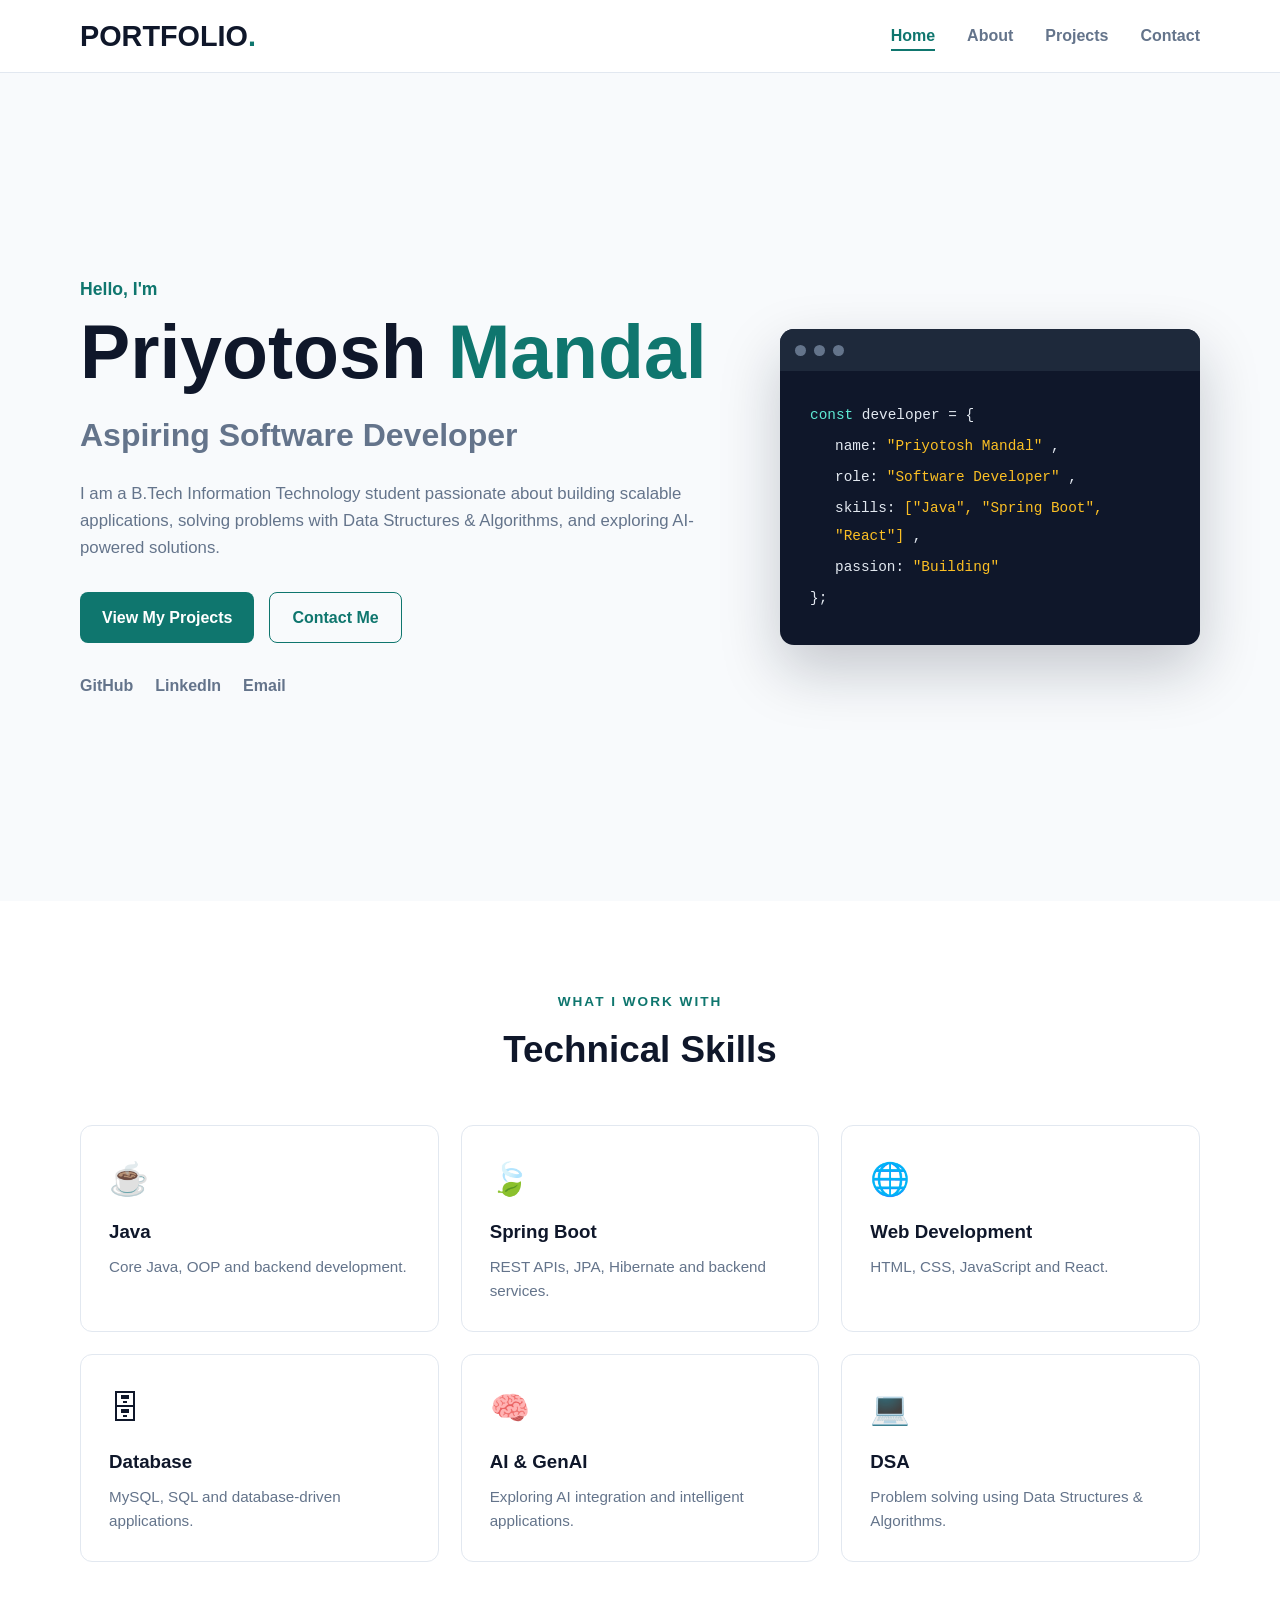
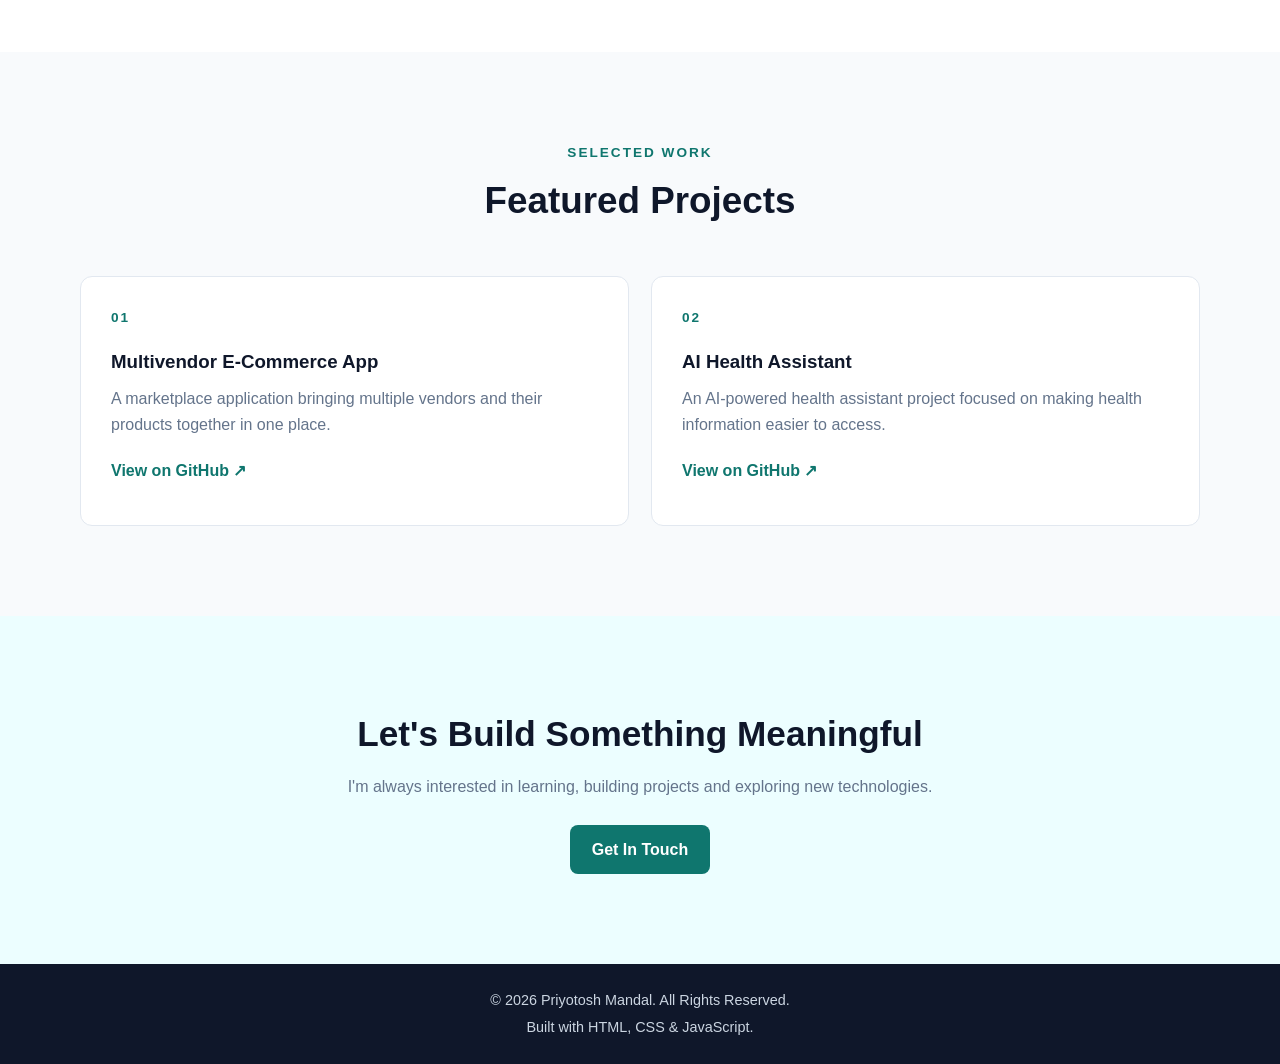
<file: portfolio/index.html>
<!DOCTYPE html>
<html lang="en">
<head>
    <meta charset="UTF-8">
    <meta name="viewport" content="width=device-width, initial-scale=1.0">

    <meta name="description"
          content="Personal portfolio of a B.Tech IT student and aspiring software developer.">

    <title>Priyotosh Mandal | Software Developer</title>

    <link rel="stylesheet" href="style.css">
</head>

<body>

    <!-- ================= NAVBAR ================= -->
    <header class="header">
        <nav class="navbar container">

            <a href="index.html" class="logo">
                PORTFOLIO<span>.</span>
            </a>

            <button class="menu-toggle" id="menuToggle"
                    aria-label="Toggle navigation">
                ☰
            </button>

            <ul class="nav-links" id="navLinks">
                <li><a href="index.html" class="active">Home</a></li>
                <li><a href="about.html">About</a></li>
                <li><a href="#projects">Projects</a></li>
                <li><a href="contact.html">Contact</a></li>
            </ul>

        </nav>
    </header>


    <!-- ================= HERO SECTION ================= -->
    <main>

        <section class="hero">

            <div class="container hero-content">

                <div class="hero-text">

                    <p class="hero-greeting">
                        Hello, I'm
                    </p>

                    <h1>
                        Priyotosh <span>Mandal</span>
                    </h1>

                    <h2>
                        Aspiring Software Developer
                    </h2>

                    <p class="hero-description">
                        I am a B.Tech Information Technology student passionate
                        about building scalable applications, solving problems
                        with Data Structures & Algorithms, and exploring
                        AI-powered solutions.
                    </p>

                    <div class="hero-buttons">

                        <a href="#projects" class="btn btn-primary">
                            View My Projects
                        </a>

                        <a href="contact.html" class="btn btn-secondary">
                            Contact Me
                        </a>

                    </div>

                    <div class="social-links">

                                <a href="https://github.com/priyotosh22"
                                    aria-label="GitHub" target="_blank" rel="noopener noreferrer">
                            GitHub
                        </a>

                                <a href="https://www.linkedin.com/in/priyotoshnmandal"
                                    aria-label="LinkedIn" target="_blank" rel="noopener noreferrer">
                            LinkedIn
                        </a>

                        <a href="mailto:mpriyotosh600@gmail.com" aria-label="Email">
                            Email
                        </a>

                    </div>

                </div>


                <!-- Developer Card -->

                <div class="hero-card">

                    <div class="code-window">

                        <div class="window-header">
                            <span></span>
                            <span></span>
                            <span></span>
                        </div>

                        <div class="code-content">

                            <p>
                                <span class="keyword">const</span>
                                developer = {
                            </p>

                            <p class="indent">
                                name:
                                <span class="string">
                                    "Priyotosh Mandal"
                                </span>,
                            </p>

                            <p class="indent">
                                role:
                                <span class="string">
                                    "Software Developer"
                                </span>,
                            </p>

                            <p class="indent">
                                skills:
                                <span class="string">
                                    ["Java", "Spring Boot", "React"]
                                </span>,
                            </p>

                            <p class="indent">
                                passion:
                                <span class="string">
                                    "Building"
                                </span>
                            </p>

                            <p>};</p>

                        </div>

                    </div>

                </div>

            </div>

        </section>


        <!-- ================= SKILLS SECTION ================= -->

        <section class="skills-section">

            <div class="container">

                <div class="section-heading">

                    <p>WHAT I WORK WITH</p>

                    <h2>
                        Technical Skills
                    </h2>

                </div>


                <div class="skills-grid">

                    <article class="skill-card">
                        <div class="skill-icon">☕</div>
                        <h3>Java</h3>
                        <p>
                            Core Java, OOP and backend development.
                        </p>
                    </article>


                    <article class="skill-card">
                        <div class="skill-icon">🍃</div>
                        <h3>Spring Boot</h3>
                        <p>
                            REST APIs, JPA, Hibernate and backend services.
                        </p>
                    </article>


                    <article class="skill-card">
                        <div class="skill-icon">🌐</div>
                        <h3>Web Development</h3>
                        <p>
                            HTML, CSS, JavaScript and React.
                        </p>
                    </article>


                    <article class="skill-card">
                        <div class="skill-icon">🗄</div>
                        <h3>Database</h3>
                        <p>
                            MySQL, SQL and database-driven applications.
                        </p>
                    </article>


                    <article class="skill-card">
                        <div class="skill-icon">🧠</div>
                        <h3>AI & GenAI</h3>
                        <p>
                            Exploring AI integration and intelligent applications.
                        </p>
                    </article>


                    <article class="skill-card">
                        <div class="skill-icon">💻</div>
                        <h3>DSA</h3>
                        <p>
                            Problem solving using Data Structures & Algorithms.
                        </p>
                    </article>

                </div>

            </div>

        </section>


        <!-- ================= PROJECTS SECTION ================= -->

        <section class="projects-section" id="projects">

            <div class="container">

                <div class="section-heading">
                    <p>SELECTED WORK</p>
                    <h2>Featured Projects</h2>
                </div>

                <div class="projects-grid">

                    <article class="project-card">
                        <div class="project-number">01</div>
                        <h3>Multivendor E-Commerce App</h3>
                        <p>
                            A marketplace application bringing multiple vendors
                            and their products together in one place.
                        </p>
                        <a href="https://github.com/priyotosh22/multivendor-ecommerce-app"
                           target="_blank" rel="noopener noreferrer">
                            View on GitHub <span aria-hidden="true">↗</span>
                        </a>
                    </article>

                    <article class="project-card">
                        <div class="project-number">02</div>
                        <h3>AI Health Assistant</h3>
                        <p>
                            An AI-powered health assistant project focused on
                            making health information easier to access.
                        </p>
                        <a href="https://github.com/priyotosh22/ai-health-assistant"
                           target="_blank" rel="noopener noreferrer">
                            View on GitHub <span aria-hidden="true">↗</span>
                        </a>
                    </article>

                </div>

            </div>

        </section>


        <!-- ================= CTA ================= -->

        <section class="cta-section">

            <div class="container cta-content">

                <h2>
                    Let's Build Something Meaningful
                </h2>

                <p>
                    I'm always interested in learning, building projects
                    and exploring new technologies.
                </p>

                <a href="contact.html" class="btn btn-primary">
                    Get In Touch
                </a>

            </div>

        </section>

    </main>


    <!-- ================= FOOTER ================= -->

    <footer class="footer">

        <div class="container">

            <p>
                © 2026 Priyotosh Mandal. All Rights Reserved.
            </p>

            <p>
                Built with HTML, CSS & JavaScript.
            </p>

        </div>

    </footer>


    <script src="script.js"></script>

</body>
</html>
</file>
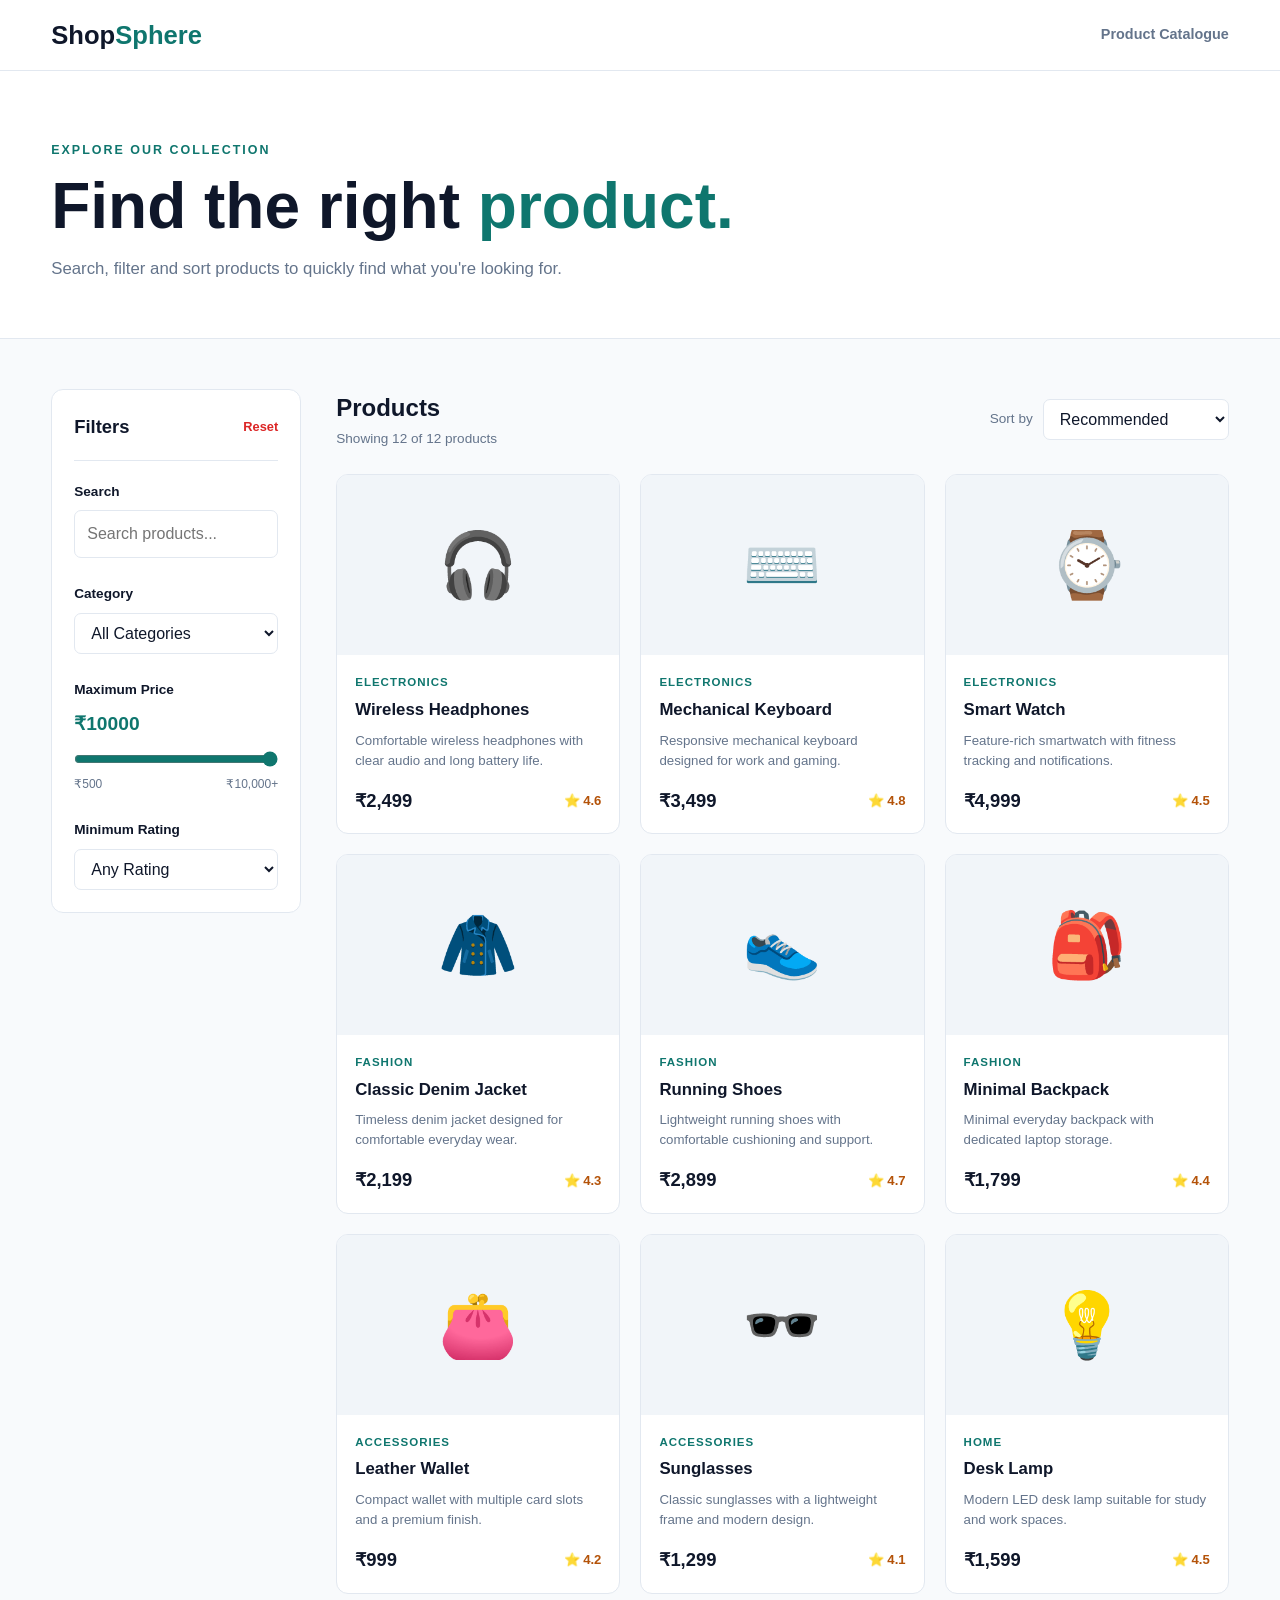
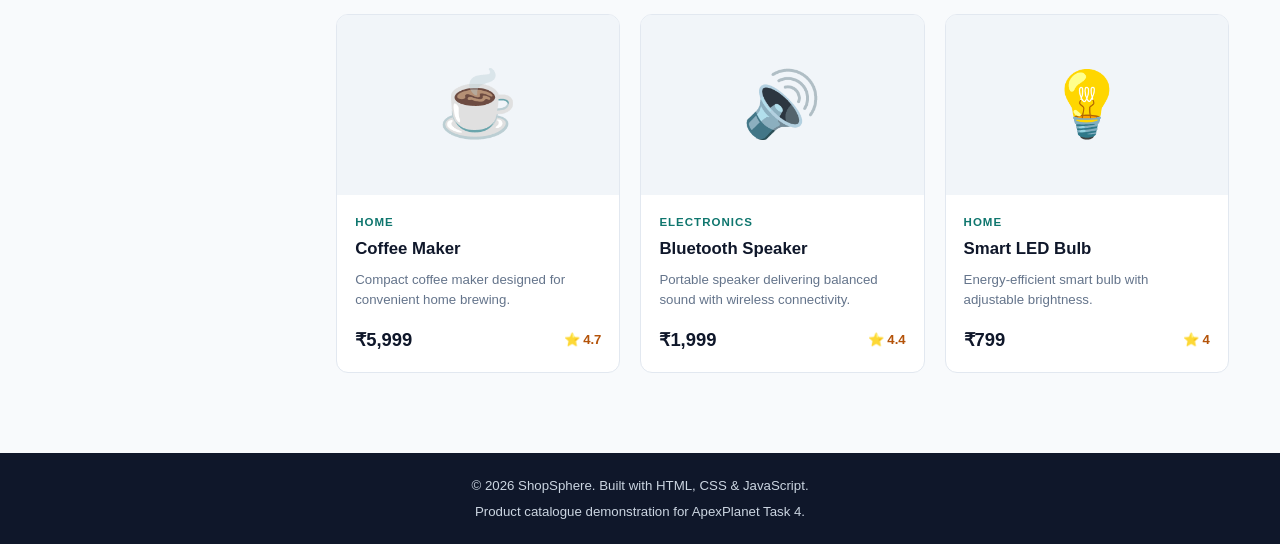
<file: Product Listing/index.html>
<!DOCTYPE html>
<html lang="en">

<head>
    <meta charset="UTF-8">

    <meta name="viewport"
          content="width=device-width, initial-scale=1.0">

    <meta name="description"
          content="Product listing application with search, filtering and sorting functionality.">

    <title>ShopSphere | Product Listing</title>

    <link rel="stylesheet" href="style.css">
</head>

<body>

    <!-- ================= HEADER ================= -->

    <header class="header">

        <div class="container navbar">

            <a href="index.html" class="logo">
                Shop<span>Sphere</span>
            </a>

            <div class="header-label">
                Product Catalogue
            </div>

        </div>

    </header>


    <!-- ================= MAIN ================= -->

    <main>

        <!-- HERO -->

        <section class="hero">

            <div class="container">

                <p class="eyebrow">
                    EXPLORE OUR COLLECTION
                </p>

                <h1>
                    Find the right
                    <span>product.</span>
                </h1>

                <p>
                    Search, filter and sort products to quickly
                    find what you're looking for.
                </p>

            </div>

        </section>


        <!-- ================= PRODUCT SECTION ================= -->

        <section class="product-section">

            <div class="container product-layout">


                <!-- ================= SIDEBAR ================= -->

                <aside class="filters-panel">

                    <div class="filter-header">

                        <h2>
                            Filters
                        </h2>

                        <button
                            id="resetFilters"
                            type="button">

                            Reset

                        </button>

                    </div>


                    <!-- SEARCH -->

                    <div class="filter-group">

                        <label for="searchInput">
                            Search
                        </label>

                        <input
                            type="search"
                            id="searchInput"
                            placeholder="Search products..."
                            autocomplete="off"
                        >

                    </div>


                    <!-- CATEGORY -->

                    <div class="filter-group">

                        <label for="categoryFilter">
                            Category
                        </label>

                        <select id="categoryFilter">

                            <option value="all">
                                All Categories
                            </option>

                            <option value="Electronics">
                                Electronics
                            </option>

                            <option value="Fashion">
                                Fashion
                            </option>

                            <option value="Accessories">
                                Accessories
                            </option>

                            <option value="Home">
                                Home
                            </option>

                        </select>

                    </div>


                    <!-- PRICE -->

                    <div class="filter-group">

                        <label>
                            Maximum Price
                        </label>

                        <div class="price-display">
                            ₹<span id="priceValue">10000</span>
                        </div>

                        <input
                            type="range"
                            id="priceFilter"
                            min="500"
                            max="10000"
                            value="10000"
                            step="100"
                        >

                        <div class="price-range">

                            <span>₹500</span>

                            <span>₹10,000+</span>

                        </div>

                    </div>


                    <!-- RATING -->

                    <div class="filter-group">

                        <label for="ratingFilter">
                            Minimum Rating
                        </label>

                        <select id="ratingFilter">

                            <option value="0">
                                Any Rating
                            </option>

                            <option value="4">
                                ⭐ 4.0+
                            </option>

                            <option value="4.5">
                                ⭐ 4.5+
                            </option>

                        </select>

                    </div>


                </aside>


                <!-- ================= PRODUCTS ================= -->

                <div class="products-area">


                    <!-- TOOLBAR -->

                    <div class="products-toolbar">

                        <div>

                            <h2>
                                Products
                            </h2>

                            <p id="productCount">
                                Showing 0 products
                            </p>

                        </div>


                        <div class="sort-container">

                            <label for="sortFilter">
                                Sort by
                            </label>

                            <select id="sortFilter">

                                <option value="default">
                                    Recommended
                                </option>

                                <option value="price-low">
                                    Price: Low to High
                                </option>

                                <option value="price-high">
                                    Price: High to Low
                                </option>

                                <option value="rating-high">
                                    Rating: High to Low
                                </option>

                                <option value="name">
                                    Name: A to Z
                                </option>

                            </select>

                        </div>

                    </div>


                    <!-- PRODUCT GRID -->

                    <div
                        id="productGrid"
                        class="product-grid">
                    </div>


                    <!-- EMPTY STATE -->

                    <div
                        id="emptyState"
                        class="empty-state">

                        <div class="empty-icon">
                            🔍
                        </div>

                        <h3>
                            No products found
                        </h3>

                        <p>
                            Try changing your search or filters.
                        </p>

                        <button
                            id="emptyReset"
                            type="button">

                            Reset Filters

                        </button>

                    </div>


                </div>

            </div>

        </section>

    </main>


    <!-- ================= FOOTER ================= -->

    <footer class="footer">

        <div class="container">

            <p>
                © 2026 ShopSphere. Built with HTML, CSS & JavaScript.
            </p>

            <p>
                Product catalogue demonstration for ApexPlanet Task 4.
            </p>

        </div>

    </footer>


    <script src="script.js"></script>

</body>

</html>
</file>
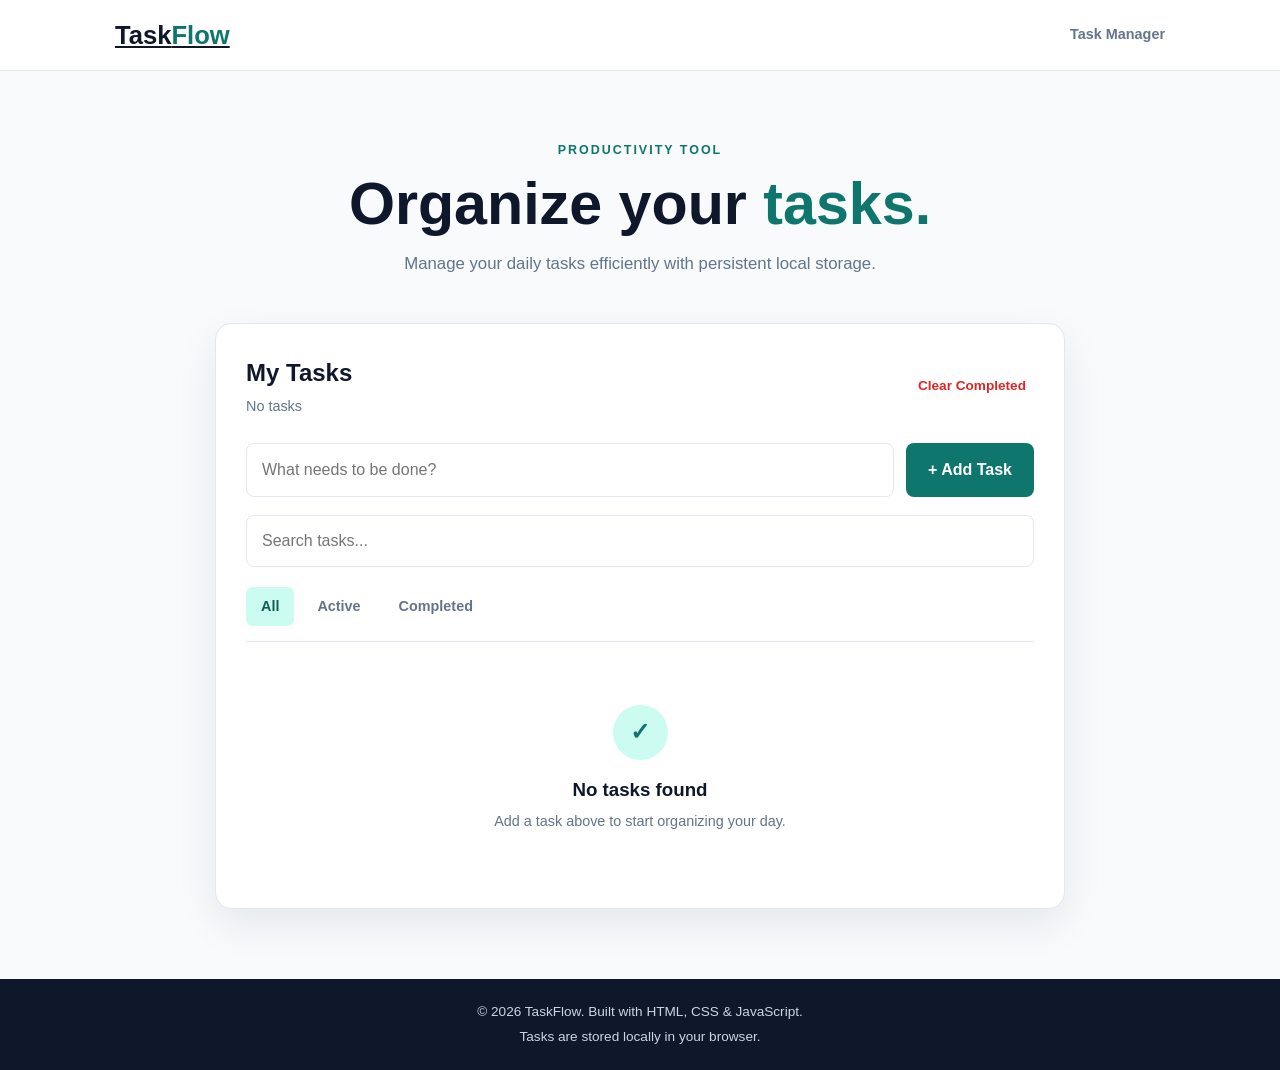
<file: To-Do app/index.html>
<!DOCTYPE html>
<html lang="en">

<head>
    <meta charset="UTF-8">

    <meta name="viewport"
          content="width=device-width, initial-scale=1.0">

    <meta name="description"
          content="A professional task management application with local storage persistence.">

    <title>TaskFlow | To-Do Manager</title>

    <link rel="stylesheet" href="style.css">
</head>

<body>

    <!-- ================= HEADER ================= -->

    <header class="header">

        <div class="container navbar">

            <a href="index.html" class="logo">
                Task<span>Flow</span>
            </a>

            <div class="header-info">
                <span>Task Manager</span>
            </div>

        </div>

    </header>


    <!-- ================= MAIN ================= -->

    <main class="main">

        <div class="container">

            <!-- INTRODUCTION -->

            <section class="intro">

                <p class="eyebrow">
                    PRODUCTIVITY TOOL
                </p>

                <h1>
                    Organize your
                    <span>tasks.</span>
                </h1>

                <p>
                    Manage your daily tasks efficiently with
                    persistent local storage.
                </p>

            </section>


            <!-- ================= TODO APPLICATION ================= -->

            <section class="todo-container">

                <!-- TOP BAR -->

                <div class="todo-header">

                    <div>

                        <h2>
                            My Tasks
                        </h2>

                        <p id="taskSummary">
                            0 tasks
                        </p>

                    </div>

                    <button
                        id="clearCompleted"
                        class="clear-button"
                        type="button">

                        Clear Completed

                    </button>

                </div>


                <!-- ADD TASK -->

                <form id="taskForm" class="task-form">

                    <input
                        type="text"
                        id="taskInput"
                        placeholder="What needs to be done?"
                        maxlength="150"
                        autocomplete="off"
                        required
                    >

                    <button
                        type="submit"
                        class="add-button">

                        + Add Task

                    </button>

                </form>


                <!-- SEARCH -->

                <div class="search-container">

                    <input
                        type="search"
                        id="searchInput"
                        placeholder="Search tasks..."
                        autocomplete="off"
                    >

                </div>


                <!-- FILTERS -->

                <div class="task-controls">

                    <div class="filters">

                        <button
                            class="filter-button active"
                            data-filter="all"
                            type="button">

                            All

                        </button>

                        <button
                            class="filter-button"
                            data-filter="active"
                            type="button">

                            Active

                        </button>

                        <button
                            class="filter-button"
                            data-filter="completed"
                            type="button">

                            Completed

                        </button>

                    </div>

                </div>


                <!-- TASK LIST -->

                <div
                    id="taskList"
                    class="task-list"
                    aria-live="polite">
                </div>


                <!-- EMPTY STATE -->

                <div
                    id="emptyState"
                    class="empty-state">

                    <div class="empty-icon">
                        ✓
                    </div>

                    <h3>
                        No tasks found
                    </h3>

                    <p>
                        Add a task above to start organizing
                        your day.
                    </p>

                </div>

            </section>

        </div>

    </main>


    <!-- ================= FOOTER ================= -->

    <footer class="footer">

        <div class="container">

            <p>
                © 2026 TaskFlow. Built with HTML, CSS & JavaScript.
            </p>

            <p>
                Tasks are stored locally in your browser.
            </p>

        </div>

    </footer>


    <script src="script.js"></script>

</body>

</html>
</file>
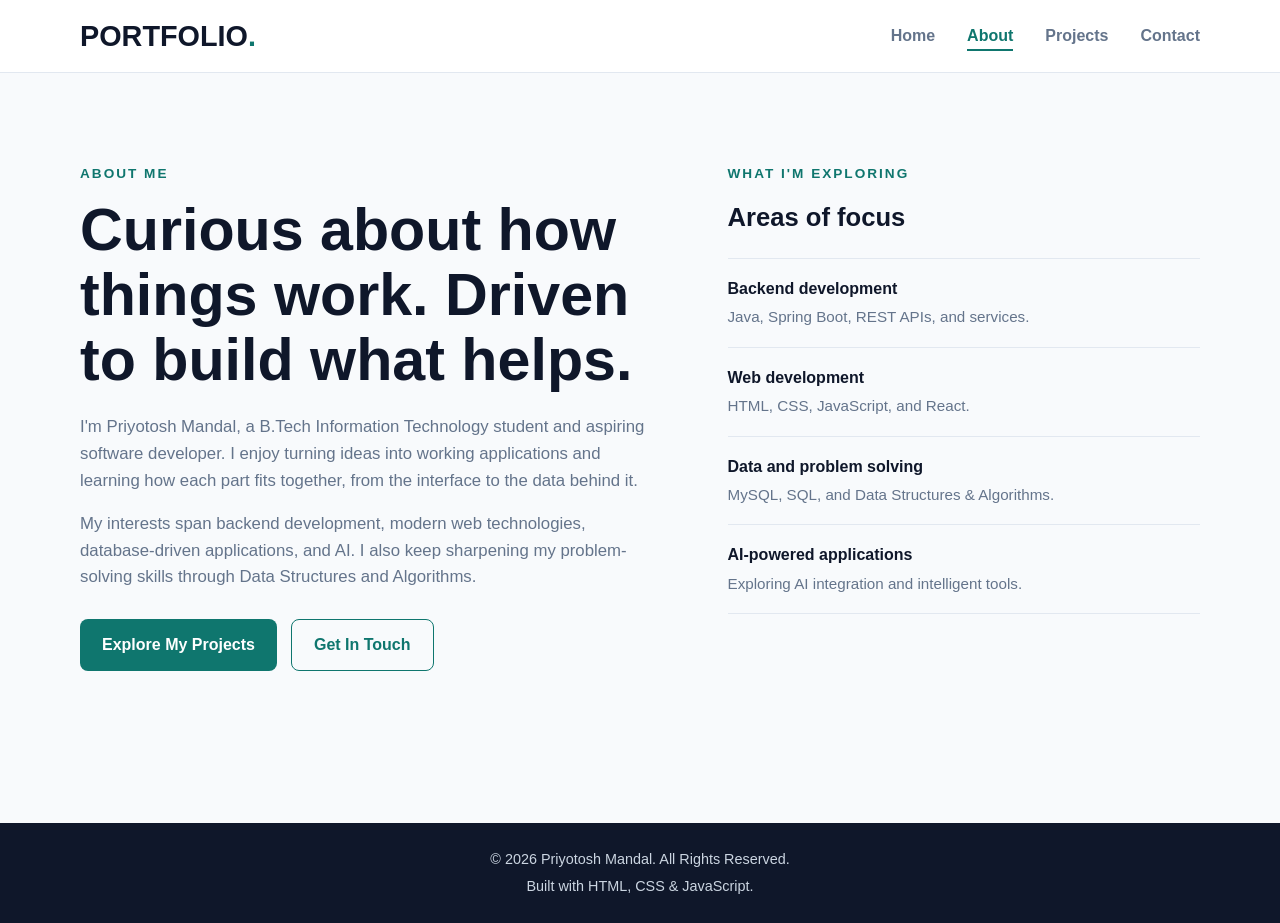
<file: portfolio/about.html>
<!DOCTYPE html>
<html lang="en">
<head>
    <meta charset="UTF-8">
    <meta name="viewport" content="width=device-width, initial-scale=1.0">
    <meta name="description" content="Learn about Priyotosh Mandal, a B.Tech Information Technology student and aspiring software developer.">
    <title>About | Priyotosh Mandal</title>
    <link rel="stylesheet" href="style.css">
</head>

<body>
    <header class="header">
        <nav class="navbar container">
            <a href="index.html" class="logo">PORTFOLIO<span>.</span></a>

            <button class="menu-toggle" id="menuToggle" aria-label="Toggle navigation">
                ☰
            </button>

            <ul class="nav-links" id="navLinks">
                <li><a href="index.html">Home</a></li>
                <li><a href="about.html" class="active" aria-current="page">About</a></li>
                <li><a href="index.html#projects">Projects</a></li>
                <li><a href="contact.html">Contact</a></li>
            </ul>
        </nav>
    </header>

    <main class="about-main">
        <div class="container about-layout">
            <section class="about-copy" aria-labelledby="about-title">
                <p>ABOUT ME</p>
                <h1 id="about-title">Curious about how things work. Driven to build what helps.</h1>
                <p>
                    I'm Priyotosh Mandal, a B.Tech Information Technology student
                    and aspiring software developer. I enjoy turning ideas into
                    working applications and learning how each part fits together,
                    from the interface to the data behind it.
                </p>
                <p>
                    My interests span backend development, modern web technologies,
                    database-driven applications, and AI. I also keep sharpening my
                    problem-solving skills through Data Structures and Algorithms.
                </p>
                <div class="about-links">
                    <a href="index.html#projects" class="btn btn-primary">Explore My Projects</a>
                    <a href="contact.html" class="btn btn-secondary">Get In Touch</a>
                </div>
            </section>

            <section class="about-focus" aria-labelledby="focus-title">
                <p>WHAT I'M EXPLORING</p>
                <h2 id="focus-title">Areas of focus</h2>

                <div class="about-focus-list">
                    <article>
                        <h3>Backend development</h3>
                        <p>Java, Spring Boot, REST APIs, and services.</p>
                    </article>
                    <article>
                        <h3>Web development</h3>
                        <p>HTML, CSS, JavaScript, and React.</p>
                    </article>
                    <article>
                        <h3>Data and problem solving</h3>
                        <p>MySQL, SQL, and Data Structures &amp; Algorithms.</p>
                    </article>
                    <article>
                        <h3>AI-powered applications</h3>
                        <p>Exploring AI integration and intelligent tools.</p>
                    </article>
                </div>
            </section>
        </div>
    </main>

    <footer class="footer">
        <div class="container">
            <p>© 2026 Priyotosh Mandal. All Rights Reserved.</p>
            <p>Built with HTML, CSS &amp; JavaScript.</p>
        </div>
    </footer>

    <script src="script.js"></script>
</body>
</html>
</file>
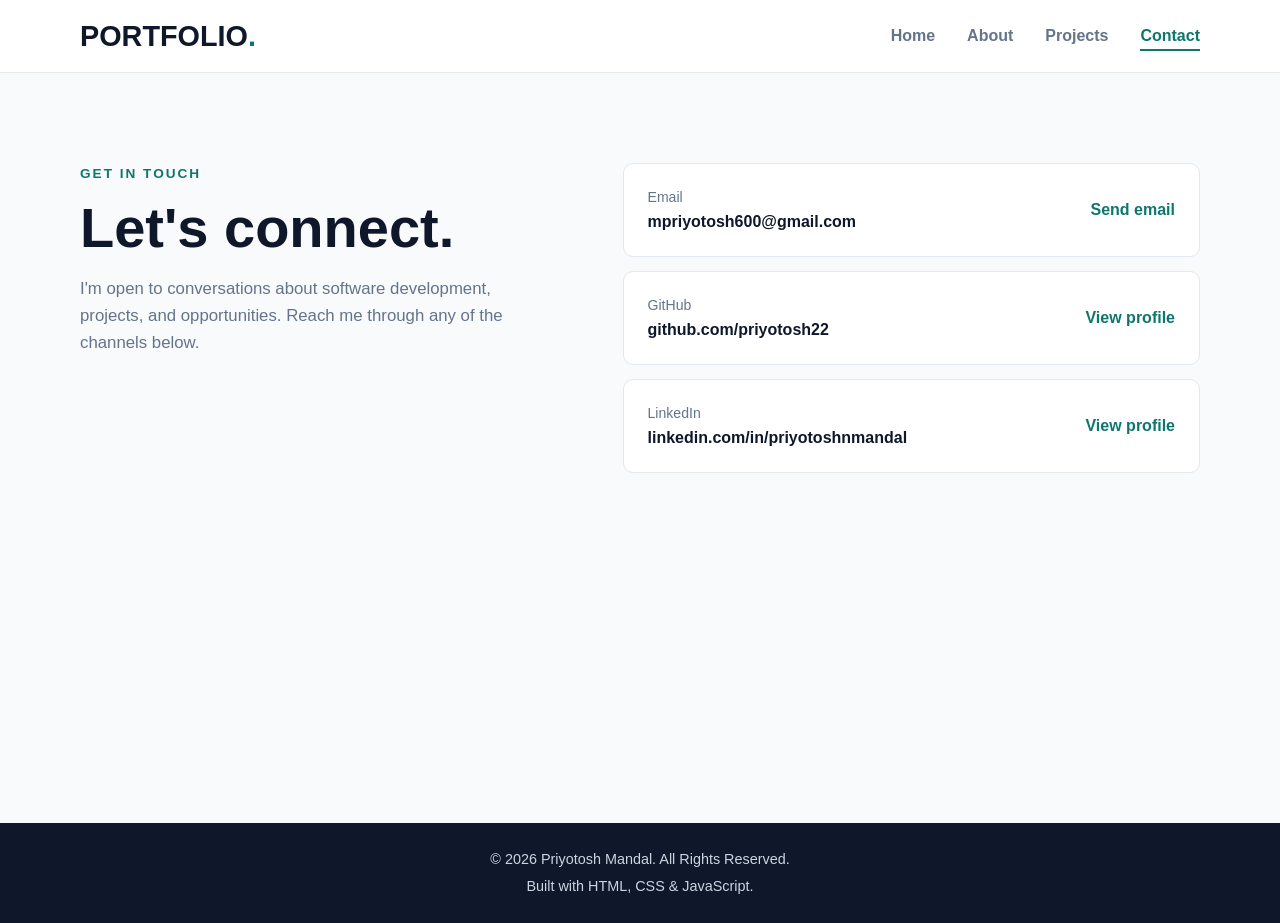
<file: portfolio/contact.html>
<!DOCTYPE html>
<html lang="en">
<head>
    <meta charset="UTF-8">
    <meta name="viewport" content="width=device-width, initial-scale=1.0">
    <meta name="description" content="Contact Priyotosh Mandal by email, GitHub, or LinkedIn.">
    <title>Contact | Priyotosh Mandal</title>
    <link rel="stylesheet" href="style.css">
</head>

<body>
    <header class="header">
        <nav class="navbar container">
            <a href="index.html" class="logo">PORTFOLIO<span>.</span></a>

            <button class="menu-toggle" id="menuToggle" aria-label="Toggle navigation">
                ☰
            </button>

            <ul class="nav-links" id="navLinks">
                <li><a href="index.html">Home</a></li>
                <li><a href="about.html">About</a></li>
                <li><a href="index.html#projects">Projects</a></li>
                <li><a href="contact.html" class="active" aria-current="page">Contact</a></li>
            </ul>
        </nav>
    </header>

    <main class="contact-main">
        <div class="container contact-layout">
            <section class="contact-intro" aria-labelledby="contact-title">
                <p>GET IN TOUCH</p>
                <h1 id="contact-title">Let's connect.</h1>
                <p>
                    I'm open to conversations about software development,
                    projects, and opportunities. Reach me through any of the
                    channels below.
                </p>
            </section>

            <section class="contact-details" aria-label="Contact details">
                <article class="contact-card">
                    <div>
                        <span>Email</span>
                        <strong>mpriyotosh600@gmail.com</strong>
                    </div>
                    <a href="mailto:mpriyotosh600@gmail.com">Send email</a>
                </article>

                <article class="contact-card">
                    <div>
                        <span>GitHub</span>
                        <strong>github.com/priyotosh22</strong>
                    </div>
                    <a href="https://github.com/priyotosh22" target="_blank" rel="noopener noreferrer">
                        View profile
                    </a>
                </article>

                <article class="contact-card">
                    <div>
                        <span>LinkedIn</span>
                        <strong>linkedin.com/in/priyotoshnmandal</strong>
                    </div>
                    <a href="https://www.linkedin.com/in/priyotoshnmandal" target="_blank" rel="noopener noreferrer">
                        View profile
                    </a>
                </article>
            </section>
        </div>
    </main>

    <footer class="footer">
        <div class="container">
            <p>© 2026 Priyotosh Mandal. All Rights Reserved.</p>
            <p>Built with HTML, CSS &amp; JavaScript.</p>
        </div>
    </footer>

    <script src="script.js"></script>
</body>
</html>
</file>
<file: portfolio/style.css>
/* ==================================================
   GLOBAL STYLES
================================================== */

* {
    margin: 0;
    padding: 0;
    box-sizing: border-box;
}

:root {
    --primary: #0f766e;
    --primary-dark: #115e59;
    --accent: #14b8a6;

    --background: #f8fafc;
    --surface: #ffffff;

    --text: #0f172a;
    --text-light: #64748b;

    --border: #e2e8f0;

    --shadow:
        0 10px 30px rgba(15, 23, 42, 0.08);

    --transition: 0.3s ease;
}

html {
    scroll-behavior: smooth;
}

body {
    font-family:
        "Segoe UI",
        Arial,
        sans-serif;

    background: var(--background);
    color: var(--text);

    line-height: 1.6;
}

a {
    text-decoration: none;
    color: inherit;
}

ul {
    list-style: none;
}

.container {
    width: min(1120px, 90%);
    margin: auto;
}


/* ==================================================
   NAVBAR
================================================== */

.header {
    position: sticky;
    top: 0;
    z-index: 1000;

    background: rgba(255, 255, 255, 0.95);

    border-bottom: 1px solid var(--border);

    backdrop-filter: blur(10px);
}

.navbar {
    min-height: 72px;

    display: flex;
    align-items: center;
    justify-content: space-between;
}

.logo {
    font-size: 1.8rem;
    font-weight: 800;

    color: var(--text);
}

.logo span {
    color: var(--primary);
}

.nav-links {
    display: flex;
    align-items: center;
    gap: 2rem;
}

.nav-links a {
    position: relative;

    color: var(--text-light);

    font-weight: 600;

    transition: var(--transition);
}

.nav-links a:hover,
.nav-links a.active {
    color: var(--primary);
}

.nav-links a::after {
    content: "";

    position: absolute;

    width: 0;
    height: 2px;

    left: 0;
    bottom: -7px;

    background: var(--primary);

    transition: var(--transition);
}

.nav-links a:hover::after,
.nav-links a.active::after {
    width: 100%;
}

.menu-toggle {
    display: none;

    border: none;
    background: transparent;

    font-size: 1.6rem;

    cursor: pointer;
}


/* ==================================================
   HERO
================================================== */

.hero {
    min-height: calc(100vh - 72px);

    display: flex;
    align-items: center;

    padding: 80px 0;
}

.hero-content {
    display: grid;

    grid-template-columns:
        1.2fr 0.8fr;

    gap: 70px;

    align-items: center;
}

.hero-greeting {
    color: var(--primary);

    font-size: 1.1rem;

    font-weight: 700;

    margin-bottom: 10px;
}

.hero h1 {
    font-size: clamp(2.7rem, 6vw, 4.7rem);

    line-height: 1.05;

    margin-bottom: 18px;
}

.hero h1 span {
    color: var(--primary);
}

.hero h2 {
    font-size: clamp(1.3rem, 3vw, 2rem);

    color: var(--text-light);

    margin-bottom: 20px;
}

.hero-description {
    max-width: 650px;

    color: var(--text-light);

    font-size: 1.05rem;

    margin-bottom: 30px;
}


/* ==================================================
   BUTTONS
================================================== */

.hero-buttons {
    display: flex;

    gap: 15px;

    flex-wrap: wrap;

    margin-bottom: 30px;
}

.btn {
    display: inline-flex;

    align-items: center;
    justify-content: center;

    padding: 12px 22px;

    border-radius: 8px;

    font-weight: 700;

    transition: var(--transition);
}

.btn-primary {
    background: var(--primary);

    color: white;
}

.btn-primary:hover {
    background: var(--primary-dark);

    transform: translateY(-2px);
}

.btn-secondary {
    border: 1px solid var(--primary);

    color: var(--primary);

    background: transparent;
}

.btn-secondary:hover {
    background: var(--primary);

    color: white;

    transform: translateY(-2px);
}


/* ==================================================
   SOCIAL LINKS
================================================== */

.social-links {
    display: flex;

    gap: 22px;
}

.social-links a {
    color: var(--text-light);

    font-weight: 600;

    transition: var(--transition);
}

.social-links a:hover {
    color: var(--primary);
}


/* ==================================================
   CODE WINDOW
================================================== */

.hero-card {
    display: flex;

    justify-content: center;
}

.code-window {
    width: 100%;
    max-width: 460px;

    background: #0f172a;

    border-radius: 14px;

    overflow: hidden;

    box-shadow:
        0 25px 60px rgba(15, 23, 42, 0.22);
}

.window-header {
    height: 42px;

    display: flex;

    align-items: center;

    gap: 8px;

    padding: 0 15px;

    background: #1e293b;
}

.window-header span {
    width: 11px;
    height: 11px;

    border-radius: 50%;

    background: #64748b;
}

.code-content {
    padding: 30px;

    color: #e2e8f0;

    font-family:
        "Courier New",
        monospace;

    font-size: 0.9rem;

    line-height: 2;
}

.code-content p {
    margin-bottom: 2px;
}

.keyword {
    color: #5eead4;
}

.string {
    color: #fbbf24;
}

.indent {
    padding-left: 25px;
}


/* ==================================================
   SKILLS
================================================== */

.skills-section {
    padding: 90px 0;

    background: var(--surface);
}

.section-heading {
    text-align: center;

    margin-bottom: 45px;
}

.section-heading p {
    color: var(--primary);

    font-size: 0.85rem;

    font-weight: 800;

    letter-spacing: 2px;

    margin-bottom: 8px;
}

.section-heading h2 {
    font-size: 2.3rem;
}

.skills-grid {
    display: grid;

    grid-template-columns:
        repeat(3, 1fr);

    gap: 22px;
}

.skill-card {
    padding: 28px;

    border: 1px solid var(--border);

    border-radius: 12px;

    background: var(--surface);

    transition: var(--transition);
}

.skill-card:hover {
    transform: translateY(-6px);

    box-shadow: var(--shadow);

    border-color: #99f6e4;
}

.skill-icon {
    font-size: 2rem;

    margin-bottom: 12px;
}

.skill-card h3 {
    margin-bottom: 8px;
}

.skill-card p {
    color: var(--text-light);

    font-size: 0.95rem;
}


/* ==================================================
   PROJECTS
================================================== */

.projects-section {
    padding: 90px 0;

    background: var(--background);
}

.projects-grid {
    display: grid;

    grid-template-columns: repeat(2, 1fr);

    gap: 22px;
}

.project-card {
    min-height: 250px;

    padding: 30px;

    border: 1px solid var(--border);
    border-radius: 12px;

    background: var(--surface);

    transition: var(--transition);
}

.project-card:hover {
    transform: translateY(-6px);

    box-shadow: var(--shadow);

    border-color: #99f6e4;
}

.project-number {
    margin-bottom: 18px;

    color: var(--primary);

    font-size: 0.85rem;
    font-weight: 800;
    letter-spacing: 2px;
}

.project-card h3 {
    margin-bottom: 10px;
}

.project-card p {
    min-height: 52px;

    margin-bottom: 20px;

    color: var(--text-light);
}

.project-card a {
    color: var(--primary);

    font-weight: 700;
}

.project-card a:hover {
    color: var(--primary-dark);
}


/* ==================================================
   ABOUT PAGE
================================================== */

.about-main {
    min-height: calc(100vh - 150px);

    padding: 90px 0;
}

.about-layout {
    display: grid;

    grid-template-columns: 1.1fr 0.9fr;

    gap: 70px;

    align-items: start;
}

.about-copy > p:first-child,
.about-focus > p:first-child {
    margin-bottom: 12px;

    color: var(--primary);

    font-size: 0.85rem;
    font-weight: 800;
    letter-spacing: 2px;
}

.about-copy h1 {
    margin-bottom: 22px;

    font-size: clamp(2.4rem, 5vw, 3.7rem);
    line-height: 1.1;
}

.about-copy > p:not(:first-child) {
    margin-bottom: 16px;

    color: var(--text-light);

    font-size: 1.05rem;
}

.about-focus h2 {
    margin-bottom: 20px;

    font-size: 1.6rem;
}

.about-focus-list {
    border-top: 1px solid var(--border);
}

.about-focus-list article {
    padding: 17px 0;

    border-bottom: 1px solid var(--border);
}

.about-focus-list h3 {
    margin-bottom: 4px;

    font-size: 1rem;
}

.about-focus-list p {
    color: var(--text-light);

    font-size: 0.95rem;
}

.about-links {
    display: flex;

    flex-wrap: wrap;

    gap: 14px;

    margin-top: 28px;
}


/* ==================================================
   CONTACT PAGE
================================================== */

.contact-main {
    min-height: calc(100vh - 150px);

    padding: 90px 0;
}

.contact-layout {
    display: grid;

    grid-template-columns: 0.9fr 1.1fr;

    gap: 70px;

    align-items: start;
}

.contact-intro > p:first-child {
    margin-bottom: 12px;

    color: var(--primary);

    font-size: 0.85rem;
    font-weight: 800;
    letter-spacing: 2px;
}

.contact-intro h1 {
    margin-bottom: 18px;

    font-size: clamp(2.4rem, 5vw, 3.5rem);
    line-height: 1.1;
}

.contact-intro > p:last-child {
    max-width: 440px;

    color: var(--text-light);

    font-size: 1.05rem;
}

.contact-details {
    display: grid;

    gap: 14px;
}

.contact-card {
    display: flex;

    align-items: center;
    justify-content: space-between;

    gap: 20px;

    padding: 22px 24px;

    border: 1px solid var(--border);
    border-radius: 10px;

    background: var(--surface);

    transition: var(--transition);
}

.contact-card:hover {
    border-color: var(--accent);

    box-shadow: var(--shadow);
}

.contact-card span {
    display: block;

    color: var(--text-light);

    font-size: 0.88rem;
}

.contact-card strong {
    display: block;

    overflow-wrap: anywhere;
}

.contact-card > a {
    flex: 0 0 auto;

    color: var(--primary);

    font-weight: 700;
}

.contact-card > a:hover {
    color: var(--primary-dark);
}


/* ==================================================
   CTA
================================================== */

.cta-section {
    padding: 90px 0;

    background: #ecfeff;
}

.cta-content {
    text-align: center;
}

.cta-content h2 {
    font-size: 2.2rem;

    margin-bottom: 12px;
}

.cta-content p {
    color: var(--text-light);

    max-width: 600px;

    margin: 0 auto 25px;
}


/* ==================================================
   FOOTER
================================================== */

.footer {
    padding: 25px 0;

    background: #0f172a;

    color: #cbd5e1;

    text-align: center;

    font-size: 0.9rem;
}

.footer p:first-child {
    margin-bottom: 4px;
}


/* ==================================================
   RESPONSIVE DESIGN
================================================== */

@media (max-width: 850px) {

    .menu-toggle {
        display: block;
    }

    .nav-links {
        position: absolute;

        top: 72px;
        left: 0;

        width: 100%;

        background: white;

        flex-direction: column;

        gap: 0;

        padding: 15px 0;

        border-bottom: 1px solid var(--border);

        display: none;
    }

    .nav-links.show {
        display: flex;
    }

    .nav-links li {
        width: 100%;

        text-align: center;
    }

    .nav-links a {
        display: block;

        padding: 12px;
    }

    .hero-content {
        grid-template-columns: 1fr;

        text-align: center;
    }

    .hero-description {
        margin-left: auto;
        margin-right: auto;
    }

    .hero-buttons {
        justify-content: center;
    }

    .social-links {
        justify-content: center;
    }

    .hero-card {
        order: -1;
    }

    .code-window {
        max-width: 520px;
    }

    .skills-grid {
        grid-template-columns:
            repeat(2, 1fr);
    }

    .projects-grid {
        grid-template-columns: 1fr;
    }

    .contact-layout {
        grid-template-columns: 1fr;

        gap: 36px;
    }

    .about-layout {
        grid-template-columns: 1fr;

        gap: 40px;
    }
}


@media (max-width: 550px) {

    .hero {
        padding: 60px 0;
    }

    .hero h1 {
        font-size: 2.6rem;
    }

    .hero h2 {
        font-size: 1.25rem;
    }

    .code-content {
        padding: 20px;

        font-size: 0.75rem;
    }

    .skills-grid {
        grid-template-columns: 1fr;
    }

    .contact-main {
        padding: 60px 0;
    }

    .about-main {
        padding: 60px 0;
    }

    .contact-card {
        align-items: flex-start;

        flex-direction: column;

        gap: 12px;

        padding: 20px;
    }

    .section-heading h2 {
        font-size: 1.9rem;
    }

    .cta-content h2 {
        font-size: 1.8rem;
    }
}
</file>
<file: Product Listing/style.css>
/* ==================================================
   RESET & GLOBAL
================================================== */

* {
    margin: 0;
    padding: 0;
    box-sizing: border-box;
}

:root {
    --primary: #0f766e;
    --primary-dark: #115e59;
    --accent: #14b8a6;

    --background: #f8fafc;
    --surface: #ffffff;

    --text: #0f172a;
    --muted: #64748b;

    --border: #e2e8f0;

    --danger: #dc2626;

    --shadow:
        0 10px 30px rgba(15, 23, 42, 0.07);

    --transition: 0.25s ease;
}

body {
    min-height: 100vh;

    display: flex;
    flex-direction: column;

    font-family:
        "Segoe UI",
        Arial,
        sans-serif;

    background: var(--background);

    color: var(--text);

    line-height: 1.6;
}

button,
input,
select {
    font: inherit;
}

button {
    cursor: pointer;
}

.container {
    width: min(1180px, 92%);

    margin: auto;
}


/* ==================================================
   HEADER
================================================== */

.header {
    background: rgba(255, 255, 255, 0.96);

    border-bottom: 1px solid var(--border);

    position: sticky;

    top: 0;

    z-index: 100;
}

.navbar {
    min-height: 70px;

    display: flex;

    align-items: center;

    justify-content: space-between;
}

.logo {
    font-size: 1.6rem;

    font-weight: 800;

    color: var(--text);

    text-decoration: none;
}

.logo span {
    color: var(--primary);
}

.header-label {
    color: var(--muted);

    font-size: 0.9rem;

    font-weight: 600;
}


/* ==================================================
   HERO
================================================== */

.hero {
    padding: 70px 0 55px;

    background: var(--surface);

    border-bottom: 1px solid var(--border);
}

.eyebrow {
    color: var(--primary);

    font-size: 0.78rem;

    font-weight: 800;

    letter-spacing: 2px;

    margin-bottom: 10px;
}

.hero h1 {
    font-size: clamp(2.4rem, 5vw, 4rem);

    line-height: 1.1;

    margin-bottom: 15px;
}

.hero h1 span {
    color: var(--primary);
}

.hero p:last-child {
    max-width: 650px;

    color: var(--muted);

    font-size: 1.05rem;
}


/* ==================================================
   PRODUCT SECTION
================================================== */

.product-section {
    padding: 50px 0 80px;

    flex: 1;
}

.product-layout {
    display: grid;

    grid-template-columns: 250px 1fr;

    gap: 35px;

    align-items: start;
}


/* ==================================================
   FILTER PANEL
================================================== */

.filters-panel {
    background: var(--surface);

    border: 1px solid var(--border);

    border-radius: 12px;

    padding: 22px;

    position: sticky;

    top: 90px;
}

.filter-header {
    display: flex;

    justify-content: space-between;

    align-items: center;

    padding-bottom: 18px;

    border-bottom: 1px solid var(--border);

    margin-bottom: 20px;
}

.filter-header h2 {
    font-size: 1.15rem;
}

.filter-header button {
    border: none;

    background: transparent;

    color: var(--danger);

    font-size: 0.8rem;

    font-weight: 700;
}

.filter-header button:hover {
    opacity: 0.7;
}


/* ==================================================
   FILTER GROUP
================================================== */

.filter-group {
    margin-bottom: 25px;
}

.filter-group:last-child {
    margin-bottom: 0;
}

.filter-group label {
    display: block;

    margin-bottom: 8px;

    font-size: 0.85rem;

    font-weight: 700;
}

.filter-group input[type="search"],
.filter-group select,
.sort-container select {
    width: 100%;

    padding: 10px 12px;

    border: 1px solid var(--border);

    border-radius: 7px;

    background: white;

    color: var(--text);

    outline: none;

    transition: var(--transition);
}

.filter-group input:focus,
.filter-group select:focus,
.sort-container select:focus {
    border-color: var(--primary);

    box-shadow:
        0 0 0 3px rgba(20, 184, 166, 0.1);
}


/* ==================================================
   PRICE
================================================== */

.price-display {
    font-size: 1.2rem;

    font-weight: 800;

    color: var(--primary);

    margin-bottom: 10px;
}

input[type="range"] {
    width: 100%;

    accent-color: var(--primary);

    cursor: pointer;
}

.price-range {
    display: flex;

    justify-content: space-between;

    color: var(--muted);

    font-size: 0.75rem;
}


/* ==================================================
   PRODUCT TOOLBAR
================================================== */

.products-toolbar {
    display: flex;

    align-items: center;

    justify-content: space-between;

    gap: 20px;

    margin-bottom: 25px;
}

.products-toolbar h2 {
    font-size: 1.5rem;
}

.products-toolbar p {
    color: var(--muted);

    font-size: 0.85rem;
}

.sort-container {
    display: flex;

    align-items: center;

    gap: 10px;

    min-width: 220px;
}

.sort-container label {
    color: var(--muted);

    font-size: 0.85rem;

    white-space: nowrap;
}


/* ==================================================
   PRODUCT GRID
================================================== */

.product-grid {
    display: grid;

    grid-template-columns:
        repeat(3, minmax(0, 1fr));

    gap: 20px;
}


/* ==================================================
   PRODUCT CARD
================================================== */

.product-card {
    background: var(--surface);

    border: 1px solid var(--border);

    border-radius: 12px;

    overflow: hidden;

    transition: var(--transition);

    animation: productAppear 0.25s ease;
}

.product-card:hover {
    transform: translateY(-5px);

    box-shadow: var(--shadow);

    border-color: #99f6e4;
}


/* ==================================================
   PRODUCT IMAGE
================================================== */

.product-image {
    height: 180px;

    display: flex;

    align-items: center;

    justify-content: center;

    background: #f1f5f9;

    font-size: 4rem;
}


/* ==================================================
   PRODUCT CONTENT
================================================== */

.product-content {
    padding: 18px;
}

.product-category {
    color: var(--primary);

    font-size: 0.72rem;

    font-weight: 800;

    letter-spacing: 1px;

    text-transform: uppercase;

    margin-bottom: 5px;
}

.product-name {
    font-size: 1.05rem;

    margin-bottom: 7px;
}

.product-description {
    color: var(--muted);

    font-size: 0.83rem;

    line-height: 1.5;

    min-height: 40px;

    margin-bottom: 15px;
}

.product-meta {
    display: flex;

    align-items: center;

    justify-content: space-between;

    gap: 10px;
}

.product-price {
    font-size: 1.15rem;

    font-weight: 800;
}

.product-rating {
    color: #b45309;

    font-size: 0.82rem;

    font-weight: 700;
}


/* ==================================================
   EMPTY STATE
================================================== */

.empty-state {
    display: none;

    text-align: center;

    padding: 70px 20px;

    color: var(--muted);
}

.empty-icon {
    width: 60px;

    height: 60px;

    margin: 0 auto 15px;

    display: flex;

    align-items: center;

    justify-content: center;

    background: #ccfbf1;

    border-radius: 50%;

    font-size: 1.4rem;
}

.empty-state h3 {
    color: var(--text);

    margin-bottom: 5px;
}

.empty-state p {
    font-size: 0.9rem;

    margin-bottom: 18px;
}

.empty-state button {
    border: none;

    border-radius: 7px;

    padding: 10px 17px;

    background: var(--primary);

    color: white;

    font-weight: 700;

    transition: var(--transition);
}

.empty-state button:hover {
    background: var(--primary-dark);
}


/* ==================================================
   FOOTER
================================================== */

.footer {
    background: #0f172a;

    color: #cbd5e1;

    text-align: center;

    padding: 22px 0;

    font-size: 0.83rem;
}

.footer p:first-child {
    margin-bottom: 4px;
}


/* ==================================================
   ANIMATION
================================================== */

@keyframes productAppear {

    from {
        opacity: 0;

        transform: translateY(5px);
    }

    to {
        opacity: 1;

        transform: translateY(0);
    }

}


/* ==================================================
   RESPONSIVE
================================================== */

@media (max-width: 950px) {

    .product-layout {
        grid-template-columns: 210px 1fr;

        gap: 25px;
    }

    .product-grid {
        grid-template-columns:
            repeat(2, minmax(0, 1fr));
    }

}


@media (max-width: 700px) {

    .product-layout {
        grid-template-columns: 1fr;
    }

    .filters-panel {
        position: static;
    }

    .products-toolbar {
        align-items: flex-start;

        flex-direction: column;
    }

    .sort-container {
        width: 100%;
    }

}


@media (max-width: 500px) {

    .hero {
        padding: 50px 0 40px;
    }

    .product-section {
        padding-top: 35px;
    }

    .product-grid {
        grid-template-columns: 1fr;
    }

    .product-image {
        height: 200px;
    }

    .header-label {
        display: none;
    }

}
</file>
<file: To-Do app/style.css>
/* ==================================================
   RESET & GLOBAL
================================================== */

* {
    margin: 0;
    padding: 0;
    box-sizing: border-box;
}

:root {
    --primary: #0f766e;
    --primary-dark: #115e59;
    --accent: #14b8a6;

    --background: #f8fafc;
    --surface: #ffffff;

    --text: #0f172a;
    --muted: #64748b;

    --border: #e2e8f0;

    --success: #16a34a;
    --danger: #dc2626;

    --shadow:
        0 15px 40px rgba(15, 23, 42, 0.08);

    --transition: 0.25s ease;
}

html {
    scroll-behavior: smooth;
}

body {
    min-height: 100vh;

    display: flex;
    flex-direction: column;

    font-family:
        "Segoe UI",
        Arial,
        sans-serif;

    background: var(--background);

    color: var(--text);

    line-height: 1.6;
}

button,
input {
    font: inherit;
}

button {
    cursor: pointer;
}

.container {
    width: min(1050px, 92%);
    margin: auto;
}


/* ==================================================
   HEADER
================================================== */

.header {
    background: rgba(255, 255, 255, 0.96);

    border-bottom: 1px solid var(--border);

    position: sticky;

    top: 0;

    z-index: 100;
}

.navbar {
    min-height: 70px;

    display: flex;

    align-items: center;

    justify-content: space-between;
}

.logo {
    font-size: 1.6rem;

    font-weight: 800;

    color: var(--text);
}

.logo span {
    color: var(--primary);
}

.header-info {
    color: var(--muted);

    font-size: 0.9rem;

    font-weight: 600;
}


/* ==================================================
   MAIN
================================================== */

.main {
    flex: 1;

    padding: 70px 0;
}


/* ==================================================
   INTRO
================================================== */

.intro {
    text-align: center;

    margin-bottom: 45px;
}

.eyebrow {
    color: var(--primary);

    font-size: 0.78rem;

    font-weight: 800;

    letter-spacing: 2px;

    margin-bottom: 10px;
}

.intro h1 {
    font-size: clamp(2.2rem, 5vw, 3.7rem);

    line-height: 1.1;

    margin-bottom: 15px;
}

.intro h1 span {
    color: var(--primary);
}

.intro > p:last-child {
    color: var(--muted);

    font-size: 1.05rem;
}


/* ==================================================
   TODO CONTAINER
================================================== */

.todo-container {
    max-width: 850px;

    margin: auto;

    background: var(--surface);

    border: 1px solid var(--border);

    border-radius: 16px;

    padding: 30px;

    box-shadow: var(--shadow);
}


/* ==================================================
   TODO HEADER
================================================== */

.todo-header {
    display: flex;

    align-items: center;

    justify-content: space-between;

    gap: 20px;

    margin-bottom: 25px;
}

.todo-header h2 {
    font-size: 1.5rem;
}

#taskSummary {
    color: var(--muted);

    font-size: 0.9rem;

    margin-top: 3px;
}

.clear-button {
    border: none;

    background: transparent;

    color: var(--danger);

    font-size: 0.85rem;

    font-weight: 700;

    padding: 8px;

    transition: var(--transition);
}

.clear-button:hover {
    opacity: 0.75;
}


/* ==================================================
   ADD TASK FORM
================================================== */

.task-form {
    display: flex;

    gap: 12px;

    margin-bottom: 18px;
}

.task-form input {
    flex: 1;

    min-width: 0;

    padding: 13px 15px;

    border: 1px solid var(--border);

    border-radius: 8px;

    outline: none;

    color: var(--text);

    background: #fff;

    transition: var(--transition);
}

.task-form input:focus {
    border-color: var(--primary);

    box-shadow:
        0 0 0 3px rgba(20, 184, 166, 0.12);
}

.add-button {
    border: none;

    border-radius: 8px;

    padding: 0 22px;

    background: var(--primary);

    color: white;

    font-weight: 700;

    transition: var(--transition);
}

.add-button:hover {
    background: var(--primary-dark);

    transform: translateY(-1px);
}


/* ==================================================
   SEARCH
================================================== */

.search-container {
    margin-bottom: 20px;
}

.search-container input {
    width: 100%;

    padding: 12px 15px;

    border: 1px solid var(--border);

    border-radius: 8px;

    outline: none;

    color: var(--text);

    transition: var(--transition);
}

.search-container input:focus {
    border-color: var(--primary);

    box-shadow:
        0 0 0 3px rgba(20, 184, 166, 0.12);
}


/* ==================================================
   FILTERS
================================================== */

.task-controls {
    display: flex;

    justify-content: space-between;

    align-items: center;

    margin-bottom: 18px;

    border-bottom: 1px solid var(--border);

    padding-bottom: 15px;
}

.filters {
    display: flex;

    gap: 8px;
}

.filter-button {
    border: 1px solid transparent;

    background: transparent;

    color: var(--muted);

    padding: 7px 14px;

    border-radius: 7px;

    font-size: 0.9rem;

    font-weight: 600;

    transition: var(--transition);
}

.filter-button:hover {
    background: #f1f5f9;
}

.filter-button.active {
    background: #ccfbf1;

    color: var(--primary-dark);
}


/* ==================================================
   TASK LIST
================================================== */

.task-list {
    display: flex;

    flex-direction: column;

    gap: 10px;
}

.task-item {
    display: flex;

    align-items: center;

    gap: 12px;

    padding: 15px;

    border: 1px solid var(--border);

    border-radius: 10px;

    background: #fff;

    transition: var(--transition);

    animation: taskAppear 0.2s ease;
}

.task-item:hover {
    border-color: #99f6e4;

    box-shadow:
        0 5px 18px rgba(15, 23, 42, 0.05);
}


/* ==================================================
   CHECKBOX
================================================== */

.complete-button {
    width: 23px;

    height: 23px;

    flex-shrink: 0;

    border: 2px solid #cbd5e1;

    border-radius: 50%;

    background: white;

    color: white;

    display: flex;

    align-items: center;

    justify-content: center;

    font-size: 0.75rem;

    transition: var(--transition);
}

.complete-button:hover {
    border-color: var(--primary);
}

.task-item.completed .complete-button {
    background: var(--success);

    border-color: var(--success);
}


/* ==================================================
   TASK TEXT
================================================== */

.task-content {
    flex: 1;

    min-width: 0;
}

.task-text {
    display: block;

    word-break: break-word;

    font-size: 0.98rem;
}

.task-item.completed .task-text {
    color: var(--muted);

    text-decoration: line-through;
}


/* ==================================================
   TASK ACTIONS
================================================== */

.task-actions {
    display: flex;

    gap: 5px;
}

.action-button {
    border: none;

    background: transparent;

    padding: 7px;

    border-radius: 6px;

    font-size: 0.85rem;

    font-weight: 600;

    color: var(--muted);

    transition: var(--transition);
}

.action-button:hover {
    background: #f1f5f9;
}

.action-button.delete:hover {
    color: var(--danger);

    background: #fef2f2;
}


/* ==================================================
   EMPTY STATE
================================================== */

.empty-state {
    text-align: center;

    padding: 45px 20px;

    color: var(--muted);
}

.empty-icon {
    width: 55px;

    height: 55px;

    margin: 0 auto 15px;

    display: flex;

    align-items: center;

    justify-content: center;

    border-radius: 50%;

    background: #ccfbf1;

    color: var(--primary);

    font-size: 1.5rem;

    font-weight: 800;
}

.empty-state h3 {
    color: var(--text);

    margin-bottom: 5px;
}

.empty-state p {
    font-size: 0.9rem;
}


/* ==================================================
   FOOTER
================================================== */

.footer {
    background: #0f172a;

    color: #cbd5e1;

    text-align: center;

    padding: 22px 0;

    font-size: 0.85rem;
}

.footer p:first-child {
    margin-bottom: 4px;
}


/* ==================================================
   ANIMATION
================================================== */

@keyframes taskAppear {

    from {
        opacity: 0;
        transform: translateY(-5px);
    }

    to {
        opacity: 1;
        transform: translateY(0);
    }

}


/* ==================================================
   RESPONSIVE
================================================== */

@media (max-width: 650px) {

    .main {
        padding: 45px 0;
    }

    .todo-container {
        padding: 20px;

        border-radius: 12px;
    }

    .todo-header {
        align-items: flex-start;

        flex-direction: column;
    }

    .task-form {
        flex-direction: column;
    }

    .add-button {
        min-height: 45px;
    }

    .task-controls {
        overflow-x: auto;
    }

    .task-item {
        align-items: flex-start;
    }

    .task-actions {
        flex-direction: column;
    }

    .header-info {
        display: none;
    }

}
</file>
